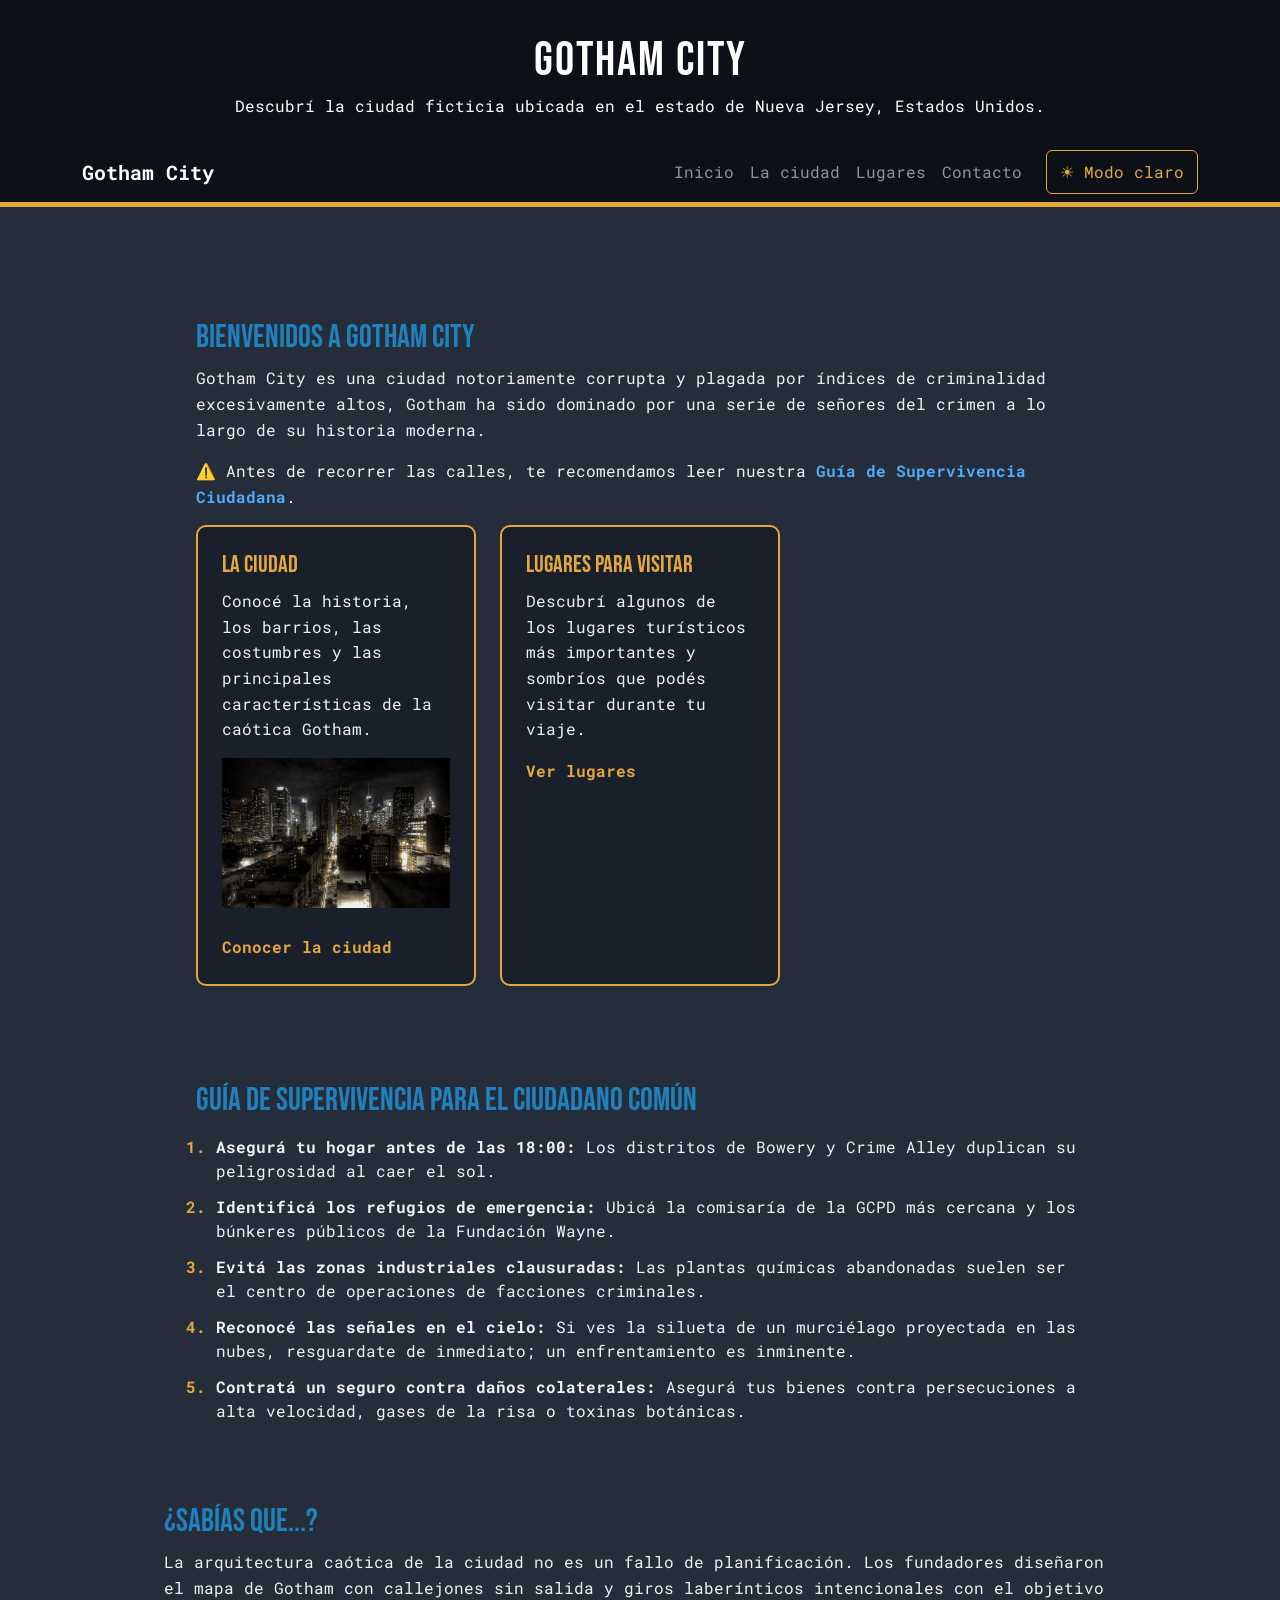
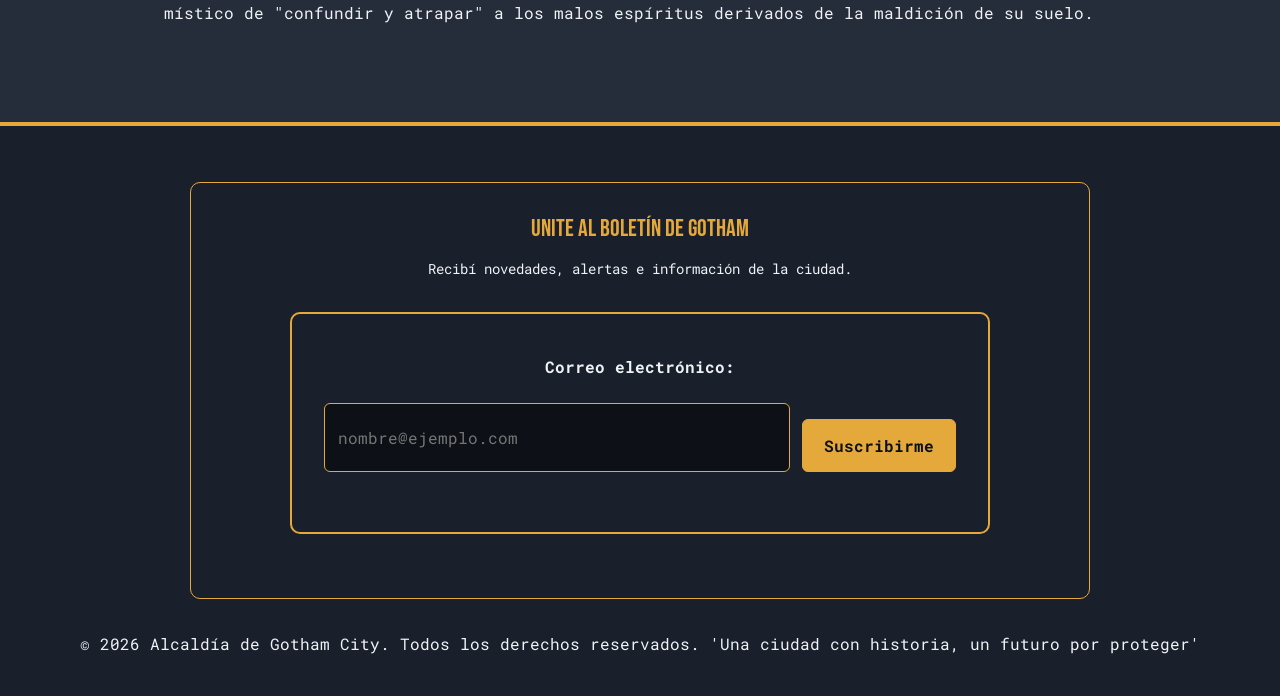
<file: index.html>
<!DOCTYPE html>
<html lang="es">

<head>
    <link rel="icon" type="image/png" href="imagenes/batman icono.png">
    <link rel="preconnect" href="https://fonts.googleapis.com">
    <link rel="preconnect" href="https://fonts.gstatic.com" crossorigin>
    <link href="https://fonts.googleapis.com/css2?family=Bebas+Neue&family=Roboto+Mono:wght@400;700&display=swap"
        rel="stylesheet">
    <meta charset="UTF-8">
    <meta name="viewport" content="width=device-width, initial-scale=1.0">
    <!-- Bootstrap CSS — antes del CSS propio -->
    <link href="https://cdn.jsdelivr.net/npm/bootstrap@5.3.3/dist/css/bootstrap.min.css" rel="stylesheet">
    <link rel="stylesheet" href="css/estilos.css">
    <title>Gotham City</title>
</head>

<body>

    <header>
        <h1>Gotham City</h1>
        <p>Descubrí la ciudad ficticia ubicada en el estado de Nueva Jersey, Estados Unidos.</p>

        <nav class="navbar navbar-expand-lg navbar-dark navbar-gotham">
            <div class="container">
                <a class="navbar-brand" href="index.html">Gotham City</a>

                <button class="navbar-toggler" type="button" data-bs-toggle="collapse" data-bs-target="#menuGotham"
                    aria-controls="menuGotham" aria-expanded="false" aria-label="Abrir o cerrar el menú">
                    <span class="navbar-toggler-icon"></span>
                </button>

                <div class="collapse navbar-collapse" id="menuGotham">
                    <ul class="navbar-nav ms-auto">
                        <li class="nav-item">
                            <a class="nav-link" href="index.html">Inicio</a>
                        </li>
                        <li class="nav-item">
                            <a class="nav-link" href="ciudad.html">La ciudad</a>
                        </li>
                        <li class="nav-item">
                            <a class="nav-link" href="lugares.html">Lugares</a>
                        </li>
                        <li class="nav-item">
                            <a class="nav-link" href="contacto.html">Contacto</a>
                        </li>
                    </ul>
                    <button type="button" id="botonTema" class="boton-tema">
                        ☀ Modo claro
                    </button>
                </div>
            </div>
        </nav>
    </header>

    <main>

        <section>
            <h2>Bienvenidos a Gotham City</h2>

            <p>
                Gotham City es una ciudad notoriamente corrupta y plagada por índices de criminalidad excesivamente
                altos,
                Gotham ha sido dominado por una serie de señores del crimen a lo largo de su historia moderna.
            </p>

            <!-- ENLACE INTERNO AÑADIDO -->
            <p>
                ⚠️ Antes de recorrer las calles, te recomendamos leer nuestra
                <a href="#supervivencia">Guía de Supervivencia Ciudadana</a>.
            </p>

            <div class="row g-4">

                <div class="col-12 col-md-6 col-lg-4">
                    <article class="tarjeta-gotham h-100">
                        <h3>La ciudad</h3>
                        <p>
                            Conocé la historia, los barrios, las costumbres y
                            las principales características de la caótica Gotham.
                        </p>
                        <img src="imagenes/GothamCity.jpg" alt="Ciudad Gotham" width="1050" height="550">
                        <br>
                        <a href="ciudad.html">Conocer la ciudad</a>
                    </article>
                </div>

                <div class="col-12 col-md-6 col-lg-4">
                    <article class="tarjeta-gotham h-100">
                        <h3>Lugares para visitar</h3>
                        <p>
                            Descubrí algunos de los lugares turísticos más
                            importantes y sombríos que podés visitar durante tu viaje.
                        </p>
                        <a href="lugares.html">Ver lugares</a>
                    </article>
                </div>
            </div>
        </section>

        <!-- id="supervivencia" -->
        <section id="supervivencia">
            <h2>Guía de supervivencia para el ciudadano común</h2>
            <ol class="lista-gotham">
                <li>
                    <strong>Asegurá tu hogar antes de las 18:00:</strong>
                    Los distritos de Bowery y Crime Alley duplican su peligrosidad al caer el sol.
                </li>
                <li>
                    <strong>Identificá los refugios de emergencia:</strong>
                    Ubicá la comisaría de la GCPD más cercana y los búnkeres públicos de la Fundación Wayne.
                </li>
                <li>
                    <strong>Evitá las zonas industriales clausuradas:</strong>
                    Las plantas químicas abandonadas suelen ser el centro de operaciones de facciones criminales.
                </li>
                <li>
                    <strong>Reconocé las señales en el cielo:</strong>
                    Si ves la silueta de un murciélago proyectada en las nubes, resguardate de inmediato; un
                    enfrentamiento es inminente.
                </li>
                <li>
                    <strong>Contratá un seguro contra daños colaterales:</strong>
                    Asegurá tus bienes contra persecuciones a alta velocidad, gases de la risa o toxinas botánicas.
                </li>
            </ol>
        </section>

        <aside>
            <h2>¿Sabías que...?</h2>
            <p>
                La arquitectura caótica de la ciudad no es un fallo de planificación.
                Los fundadores diseñaron el mapa de Gotham con callejones sin salida y giros laberínticos intencionales
                con el objetivo místico de "confundir y atrapar" a los malos espíritus derivados de la maldición de su
                suelo.
            </p>
        </aside>

    </main>

    <footer>

        <section class="newsletter">
            <h3>Unite al boletín de Gotham</h3>
            <p>Recibí novedades, alertas e información de la ciudad.</p>

            <form id="formNewsletter">
                <label for="emailNewsletter">Correo electrónico:</label>

                <div class="newsletter-campos">
                    <input type="email" id="emailNewsletter" name="emailNewsletter" placeholder="nombre@ejemplo.com"
                        required>

                    <button type="submit">Suscribirme</button>
                </div>

                <p id="mensajeNewsletter" role="status" aria-live="polite"></p>
            </form>
        </section>

        <address>
            &copy; 2026 Alcaldía de Gotham City. Todos los derechos reservados. 'Una ciudad con historia, un futuro por
            proteger'
        </address>
    </footer>
    <!-- Bootstrap JS — antes del </body> -->
    <script src="https://cdn.jsdelivr.net/npm/bootstrap@5.3.3/dist/js/bootstrap.bundle.min.js"></script>
    <script src="js/script.js"></script>
</body>

</html>
</file>
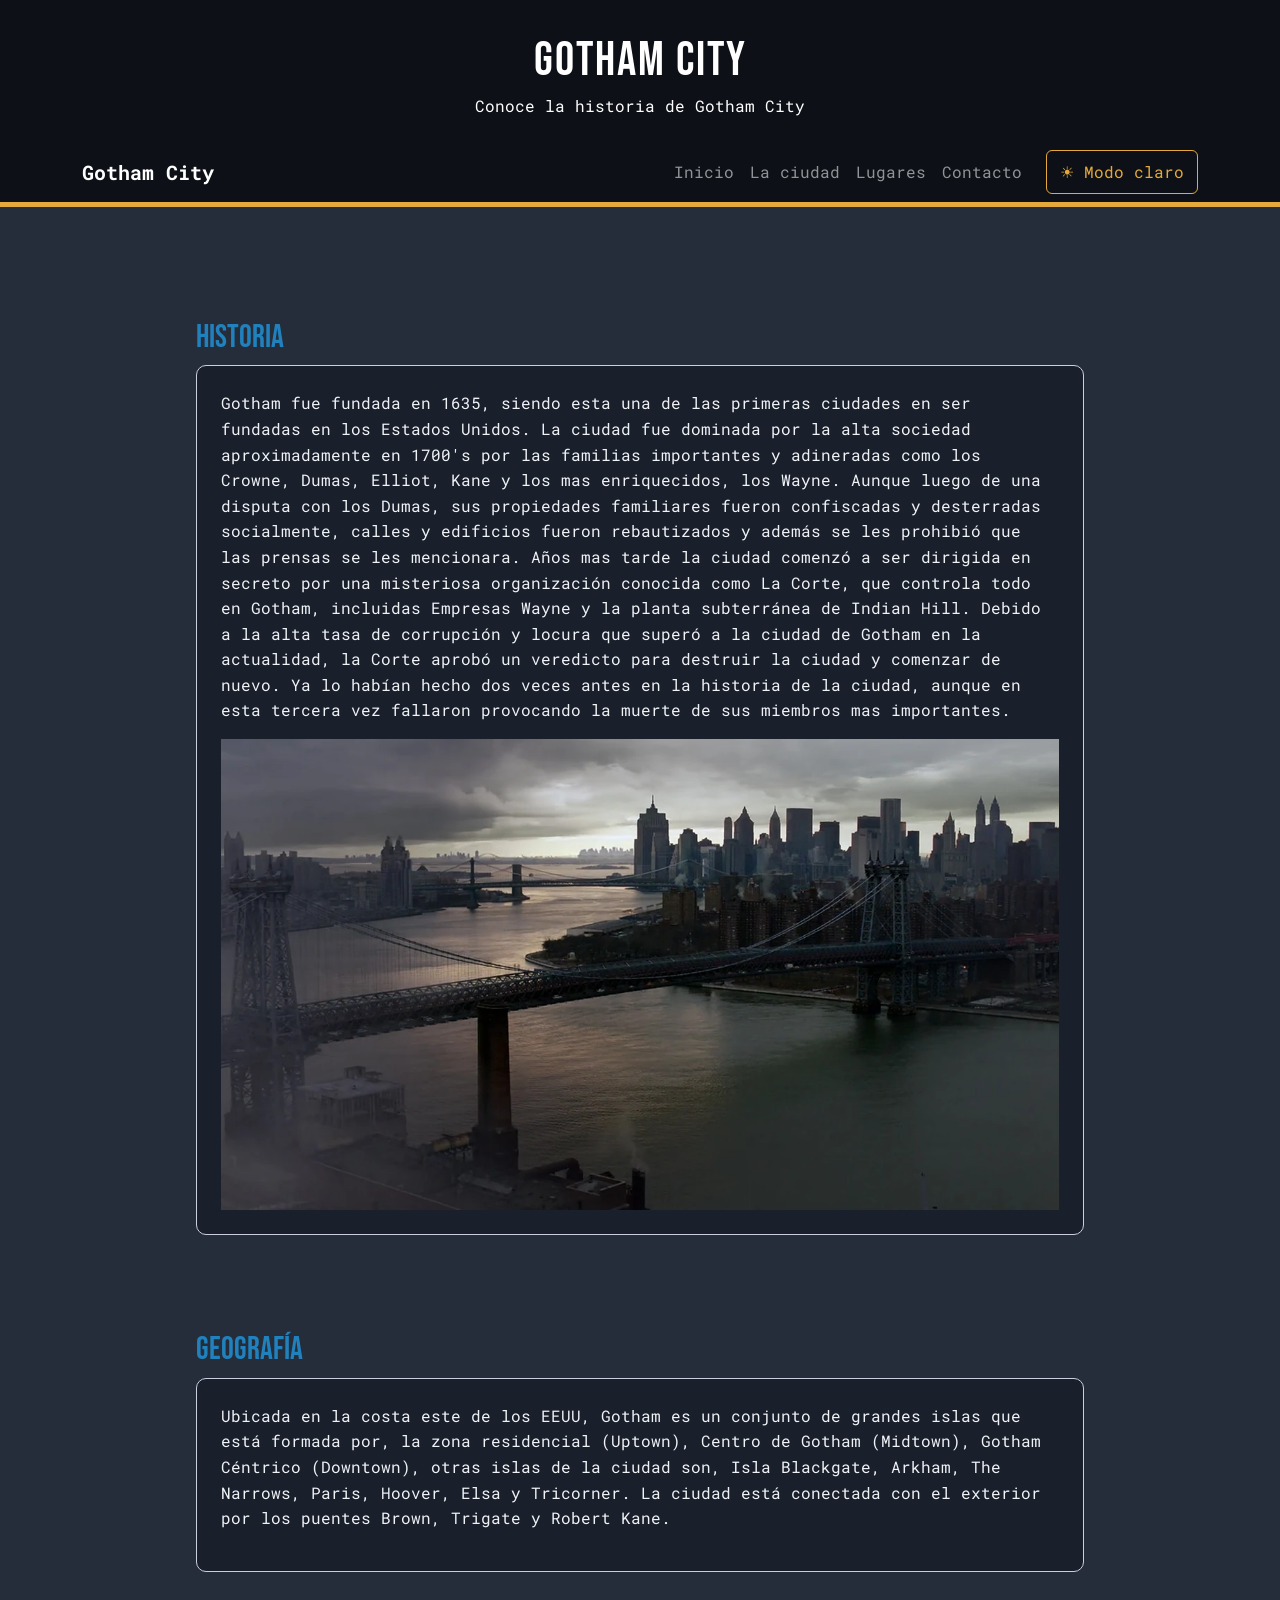
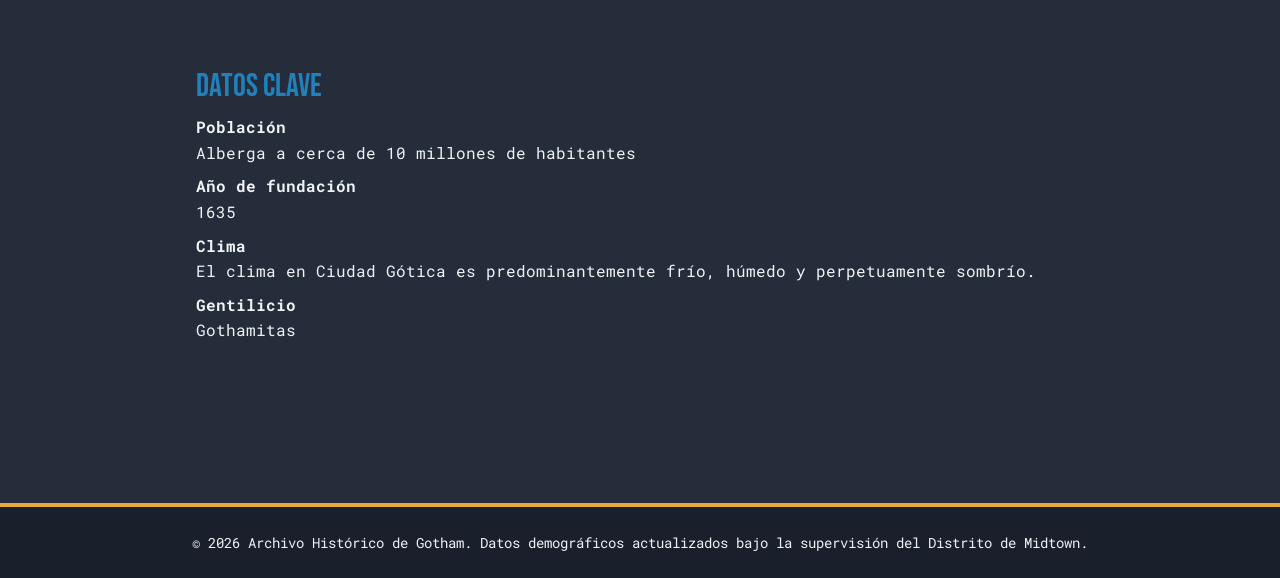
<file: ciudad.html>
<!DOCTYPE html>
<html lang="es">

<head>
    <link rel="icon" type="image/png" href="imagenes/batman icono.png">
    <meta charset="UTF-8">
    <meta name="viewport" content="width=device-width">
    <link rel="preconnect" href="https://fonts.googleapis.com">
    <link rel="preconnect" href="https://fonts.gstatic.com" crossorigin>
    <link href="https://fonts.googleapis.com/css2?family=Bebas+Neue&family=Roboto+Mono:wght@400;500;700&display=swap"
        rel="stylesheet">
    <!-- Bootstrap CSS — antes del CSS propio -->
    <link href="https://cdn.jsdelivr.net/npm/bootstrap@5.3.3/dist/css/bootstrap.min.css" rel="stylesheet">
    <link rel="stylesheet" href="css/estilos.css">
    <title>Ciudad - Gotham City</title>
</head>


<body>
    <header>
        <h1>Gotham City</h1>
        <p>Conoce la historia de Gotham City</p>
        <nav class="navbar navbar-expand-lg navbar-dark navbar-gotham">
            <div class="container">
                <a class="navbar-brand" href="index.html">Gotham City</a>

                <button class="navbar-toggler" type="button" data-bs-toggle="collapse" data-bs-target="#menuGotham"
                    aria-controls="menuGotham" aria-expanded="false" aria-label="Abrir o cerrar el menú">
                    <span class="navbar-toggler-icon"></span>
                </button>

                <div class="collapse navbar-collapse" id="menuGotham">
                    <ul class="navbar-nav ms-auto">
                        <li class="nav-item">
                            <a class="nav-link" href="index.html">Inicio</a>
                        </li>
                        <li class="nav-item">
                            <a class="nav-link" href="ciudad.html">La ciudad</a>
                        </li>
                        <li class="nav-item">
                            <a class="nav-link" href="lugares.html">Lugares</a>
                        </li>
                        <li class="nav-item">
                            <a class="nav-link" href="contacto.html">Contacto</a>
                        </li>
                    </ul>
                    <button type="button" id="botonTema" class="boton-tema">
                        ☀ Modo claro
                    </button>
                </div>
            </div>
        </nav>
    </header>

    <main>
        <section>
            <h2>Historia</h2>
            <article>
                <p>Gotham fue fundada en 1635, siendo esta una de las primeras ciudades en ser fundadas en los Estados
                    Unidos.
                    La ciudad fue dominada por la alta sociedad aproximadamente en 1700's por las familias importantes y
                    adineradas como los Crowne, Dumas, Elliot, Kane y los mas enriquecidos, los Wayne.
                    Aunque luego de una disputa con los Dumas, sus propiedades familiares fueron confiscadas y
                    desterradas socialmente, calles y edificios fueron rebautizados y además se les prohibió que las
                    prensas se les mencionara.
                    Años mas tarde la ciudad comenzó a ser dirigida en secreto por una misteriosa organización conocida
                    como La Corte, que controla todo en Gotham, incluidas Empresas Wayne y la planta subterránea de
                    Indian Hill.
                    Debido a la alta tasa de corrupción y locura que superó a la ciudad de Gotham en la actualidad, la
                    Corte aprobó un veredicto para destruir la ciudad y comenzar de nuevo. Ya lo habían hecho dos veces
                    antes en la historia de la ciudad, aunque en esta tercera vez fallaron provocando la muerte de sus
                    miembros mas importantes. </p>
                <img src="imagenes/puente brown.webp" alt="Puente Brown" width="900" height="500">
            </article>
        </section>

        <section>
            <h2>Geografía</h2>
            <article>
                <p>Ubicada en la costa este de los EEUU, Gotham es un conjunto de grandes islas que está formada por, la
                    zona residencial (Uptown),
                    Centro de Gotham (Midtown), Gotham Céntrico (Downtown), otras islas de la ciudad son, Isla
                    Blackgate, Arkham, The Narrows, Paris,
                    Hoover, Elsa y Tricorner. La ciudad está conectada con el exterior por los puentes Brown, Trigate y
                    Robert Kane.</p>
            </article>
        </section>

        <section>
            <h2>Datos Clave</h2>
            <dl>
                <dt>Población</dt>
                <dd>Alberga a cerca de 10 millones de habitantes</dd>
                <dt>Año de fundación</dt>
                <dd>1635</dd>
                <dt>Clima</dt>
                <dd>El clima en Ciudad Gótica es predominantemente frío, húmedo y perpetuamente sombrío.</dd>
                <dt>Gentilicio</dt>
                <dd>Gothamitas</dd>
            </dl>
        </section>

    </main>

    <footer>
        <p>&copy; 2026 Archivo Histórico de Gotham. Datos demográficos actualizados bajo la supervisión del Distrito de
            Midtown.</p>
    </footer>
    <!-- Bootstrap JS — antes del </body> -->
    <script src="https://cdn.jsdelivr.net/npm/bootstrap@5.3.3/dist/js/bootstrap.bundle.min.js"></script>
    <script src="js/script.js"></script>
</body>

</html>
</file>
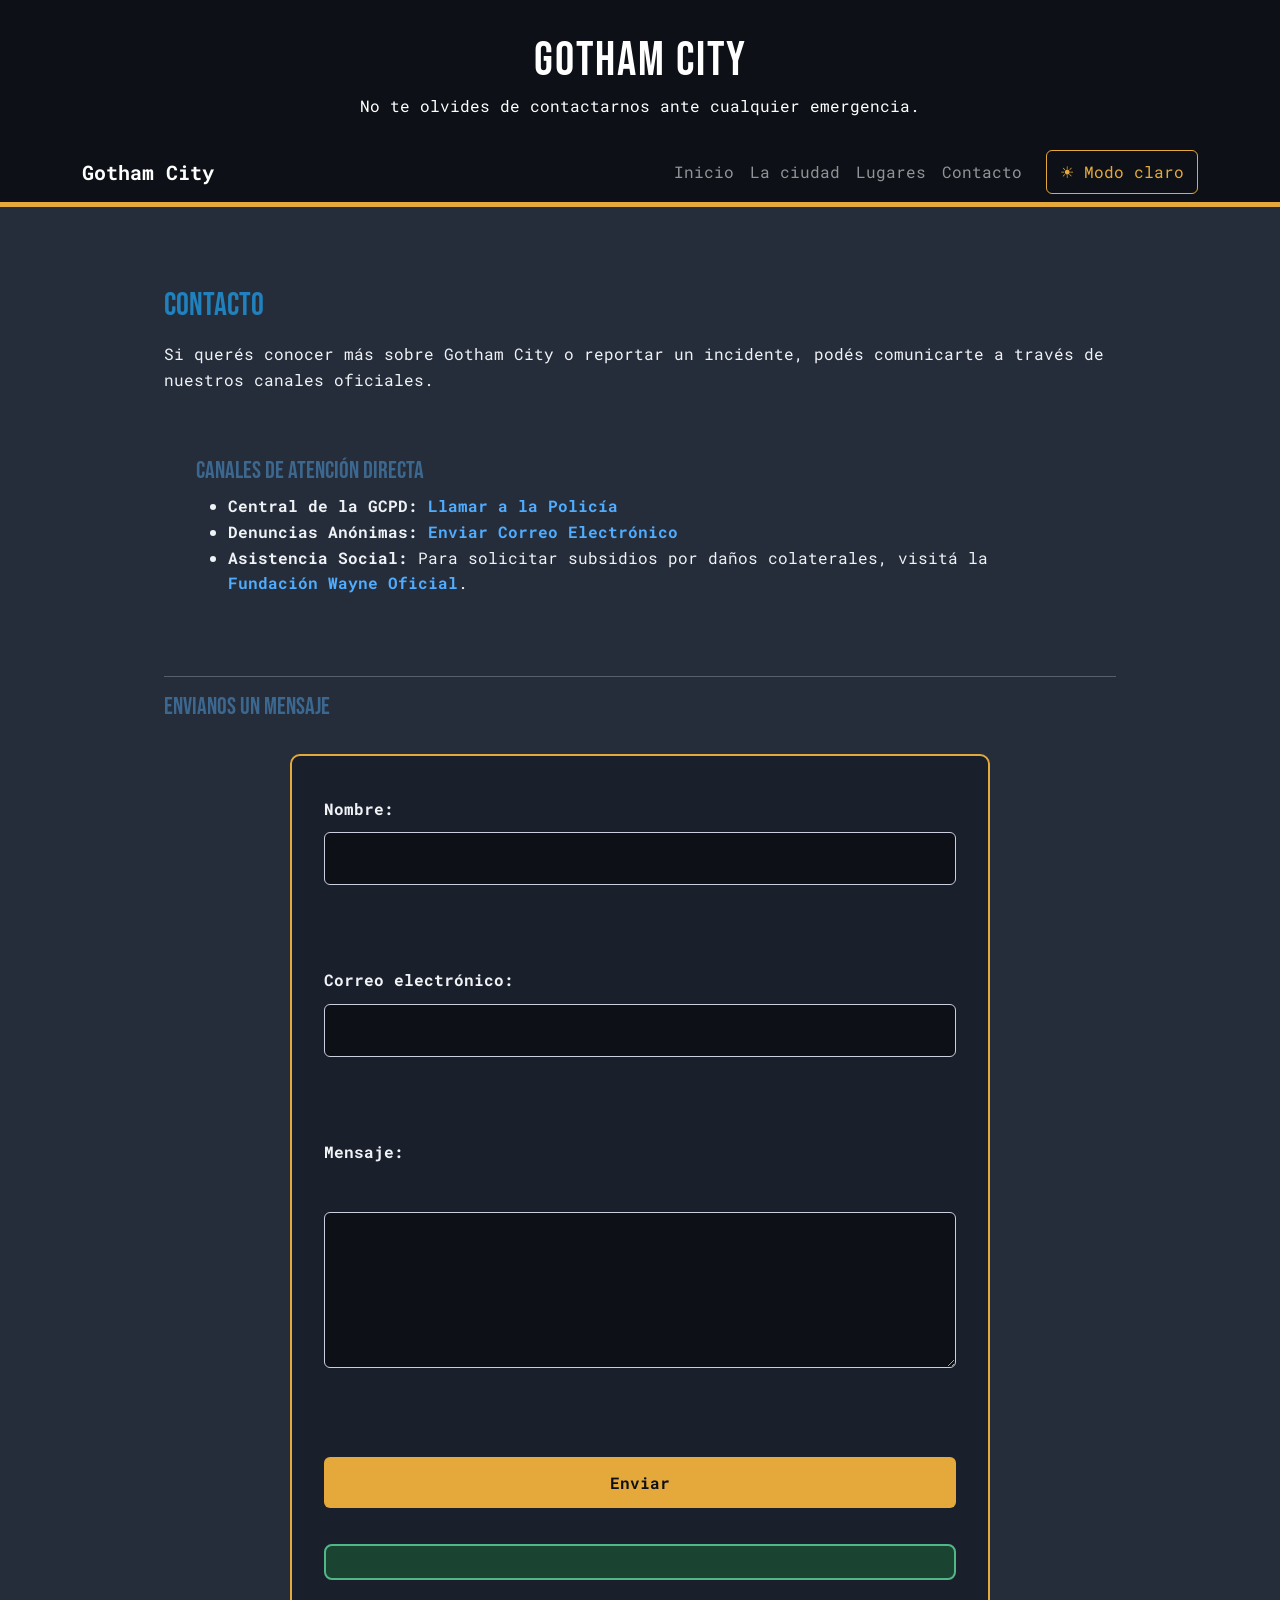
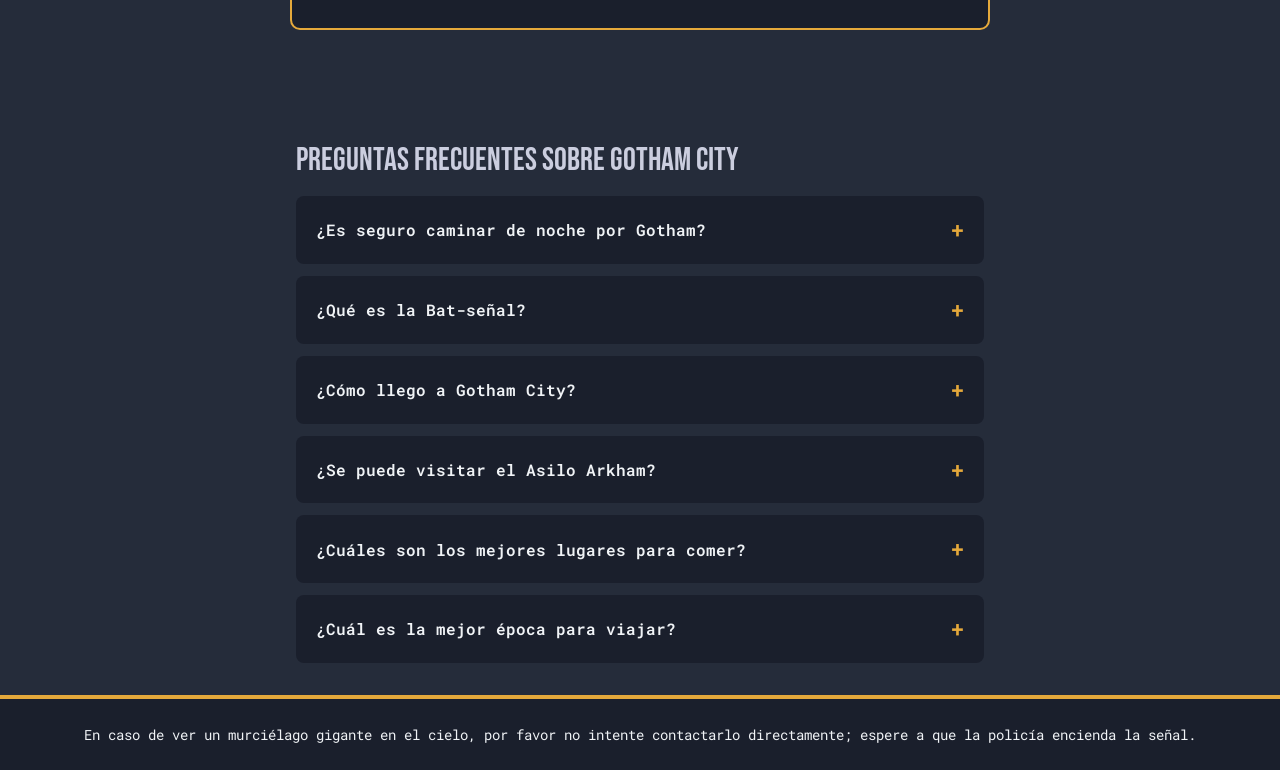
<file: contacto.html>
<!DOCTYPE html>
<html lang="es">

<head>
    <link rel="icon" type="image/png" href="imagenes/batman icono.png">
    <meta charset="UTF-8">
    <meta name="viewport" content="width=device-width, initial-scale=1.0">
    <link rel="preconnect" href="https://fonts.googleapis.com">
    <link rel="preconnect" href="https://fonts.gstatic.com" crossorigin>
    <link href="https://fonts.googleapis.com/css2?family=Bebas+Neue&family=Roboto+Mono:wght@400;500;700&display=swap"
        rel="stylesheet">
    <!-- Bootstrap CSS — antes del CSS propio -->
    <link href="https://cdn.jsdelivr.net/npm/bootstrap@5.3.3/dist/css/bootstrap.min.css" rel="stylesheet">
    <link rel="stylesheet" href="css/estilos.css">
    <title>Contacto - Gotham City</title>
</head>


<body>

    <header>
        <h1>Gotham City</h1>
        <p>No te olvides de contactarnos ante cualquier emergencia.</p>

        <nav class="navbar navbar-expand-lg navbar-dark navbar-gotham">
            <div class="container">
                <a class="navbar-brand" href="index.html">Gotham City</a>

                <button class="navbar-toggler" type="button" data-bs-toggle="collapse" data-bs-target="#menuGotham"
                    aria-controls="menuGotham" aria-expanded="false" aria-label="Abrir o cerrar el menú">
                    <span class="navbar-toggler-icon"></span>
                </button>

                <div class="collapse navbar-collapse" id="menuGotham">
                    <ul class="navbar-nav ms-auto">
                        <li class="nav-item">
                            <a class="nav-link" href="index.html">Inicio</a>
                        </li>
                        <li class="nav-item">
                            <a class="nav-link" href="ciudad.html">La ciudad</a>
                        </li>
                        <li class="nav-item">
                            <a class="nav-link" href="lugares.html">Lugares</a>
                        </li>
                        <li class="nav-item">
                            <a class="nav-link" href="contacto.html">Contacto</a>
                        </li>
                    </ul>
                    <button type="button" id="botonTema" class="boton-tema">
                        ☀ Modo claro
                    </button>
                </div>
            </div>
        </nav>
    </header>

    <main>
        <h2>Contacto</h2>

        <p>
            Si querés conocer más sobre Gotham City o reportar un incidente,
            podés comunicarte a través de nuestros canales oficiales.
        </p>

        <!-- SECCIÓN NUEVA: Los links que pidió la profe -->
        <section class="canales-ayuda">
            <h3>Canales de Atención Directa</h3>
            <ul>
                <!-- Link de teléfono -->
                <li>
                    <strong>Central de la GCPD:</strong>
                    <a href="tel:+1125412333">Llamar a la Policía</a>
                </li>
                <!-- Link de correo electrónico -->
                <li>
                    <strong>Denuncias Anónimas:</strong>
                    <a href="mailto:denunciasgotham@gmail.com">Enviar Correo Electrónico</a>
                </li>
                <!-- Link externo requerido con target y rel -->
                <li>
                    <strong>Asistencia Social:</strong>
                    Para solicitar subsidios por daños colaterales, visitá la
                    <a href="https://dc.com" target="_blank" rel="noopener noreferrer">Fundación Wayne Oficial</a>.
                </li>
            </ul>
        </section>

        <hr> <!-- Línea divisoria sutil antes del formulario -->

        <h3>Envianos un mensaje</h3>
        <form id="formulario-gotham">
            <label for="nombre">Nombre:</label>
            <input type="text" id="nombre" name="nombre">

            <br><br>

            <label for="email">Correo electrónico:</label>
            <input type="email" id="email" name="email">

            <br><br>

            <label for="mensaje">Mensaje:</label>
            <br>
            <textarea id="mensaje" name="mensaje" rows="5" cols="30"></textarea>

            <br><br>

            <button type="submit">Enviar</button>
            <p id="mensajeContacto" role="status" aria-live="polite"></p>
        </form>
    </main>

    <section class="faq"> 
        <h2>Preguntas frecuentes sobre Gotham City</h2>
        <div id="faq-lista" class="faq-lista"></div>
    </section>

    <footer>
        <p>En caso de ver un murciélago gigante en el cielo, por favor no intente contactarlo directamente; espere a que
            la policía encienda la señal.</p>
    </footer>
    <!-- Bootstrap JS — antes del </body> -->
    <script src="https://cdn.jsdelivr.net/npm/bootstrap@5.3.3/dist/js/bootstrap.bundle.min.js"></script>
    <script src="js/script.js"></script>
</body>

</html>
</file>
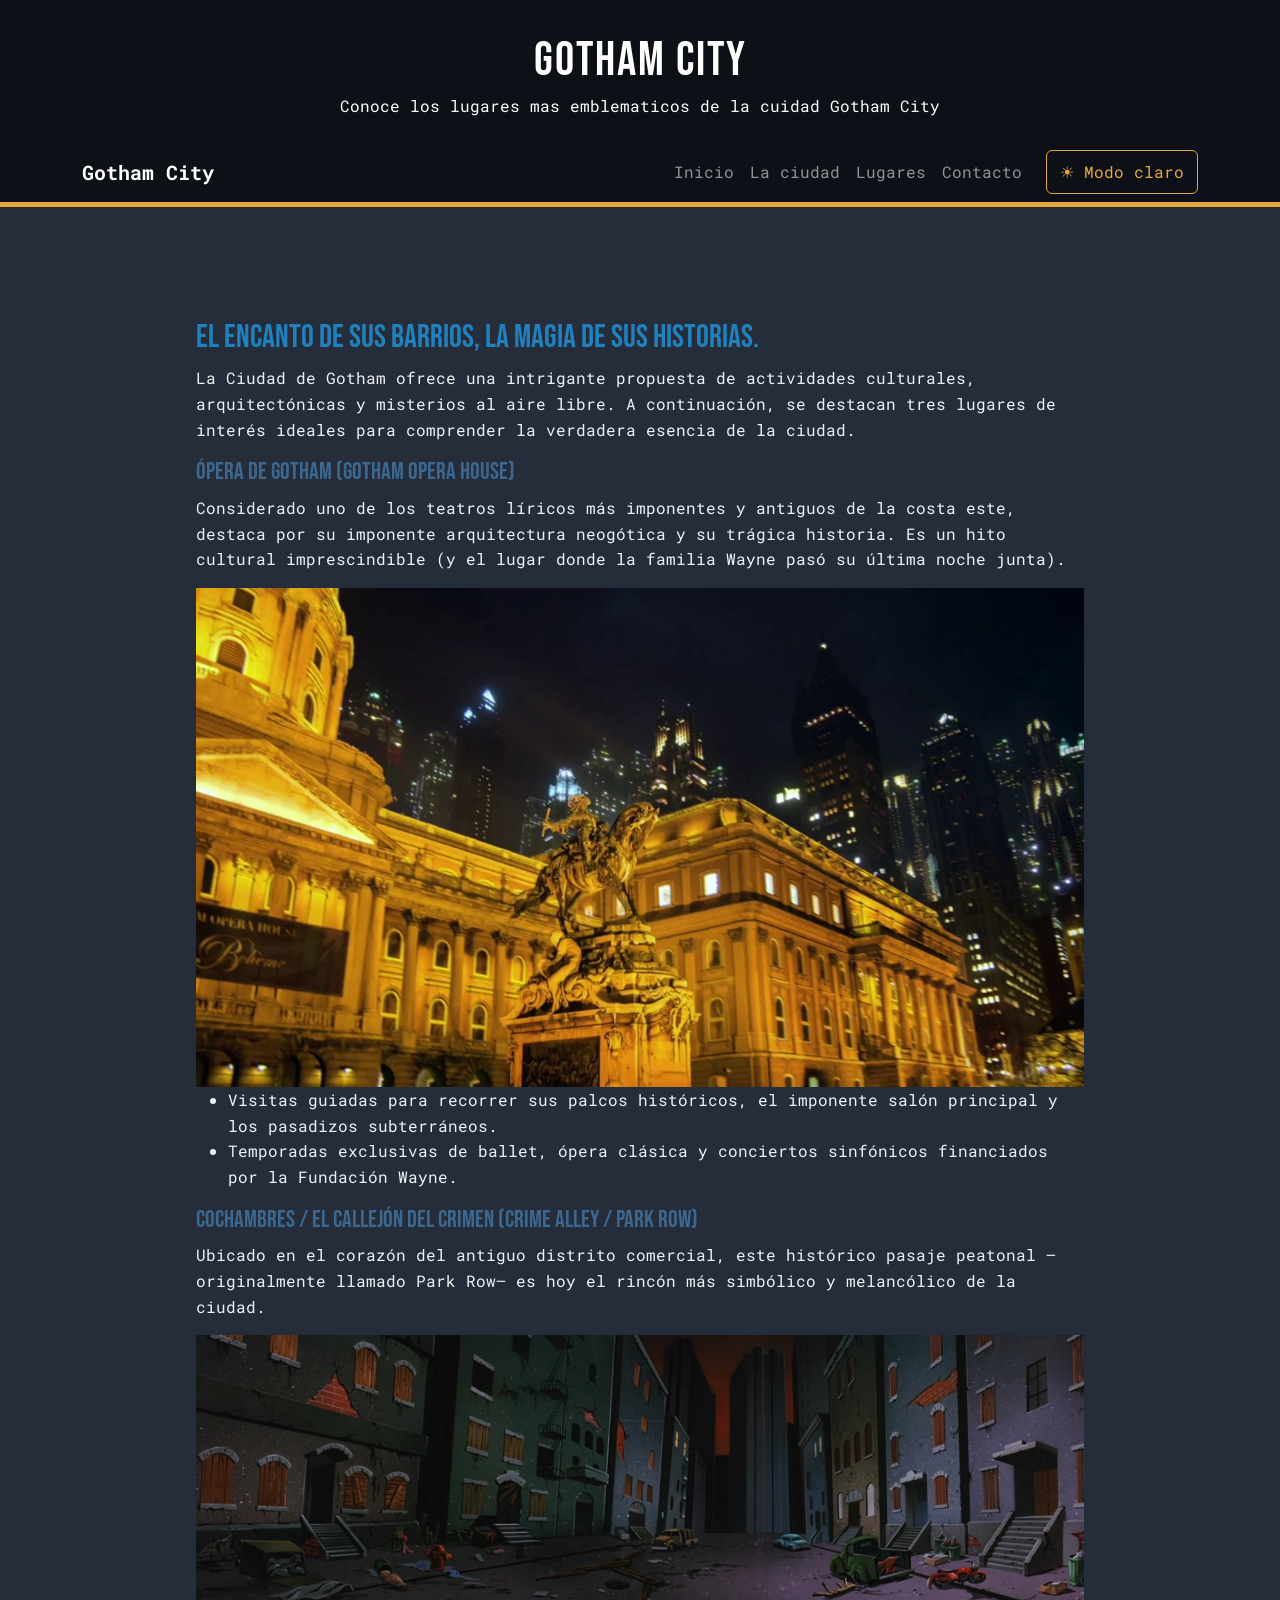
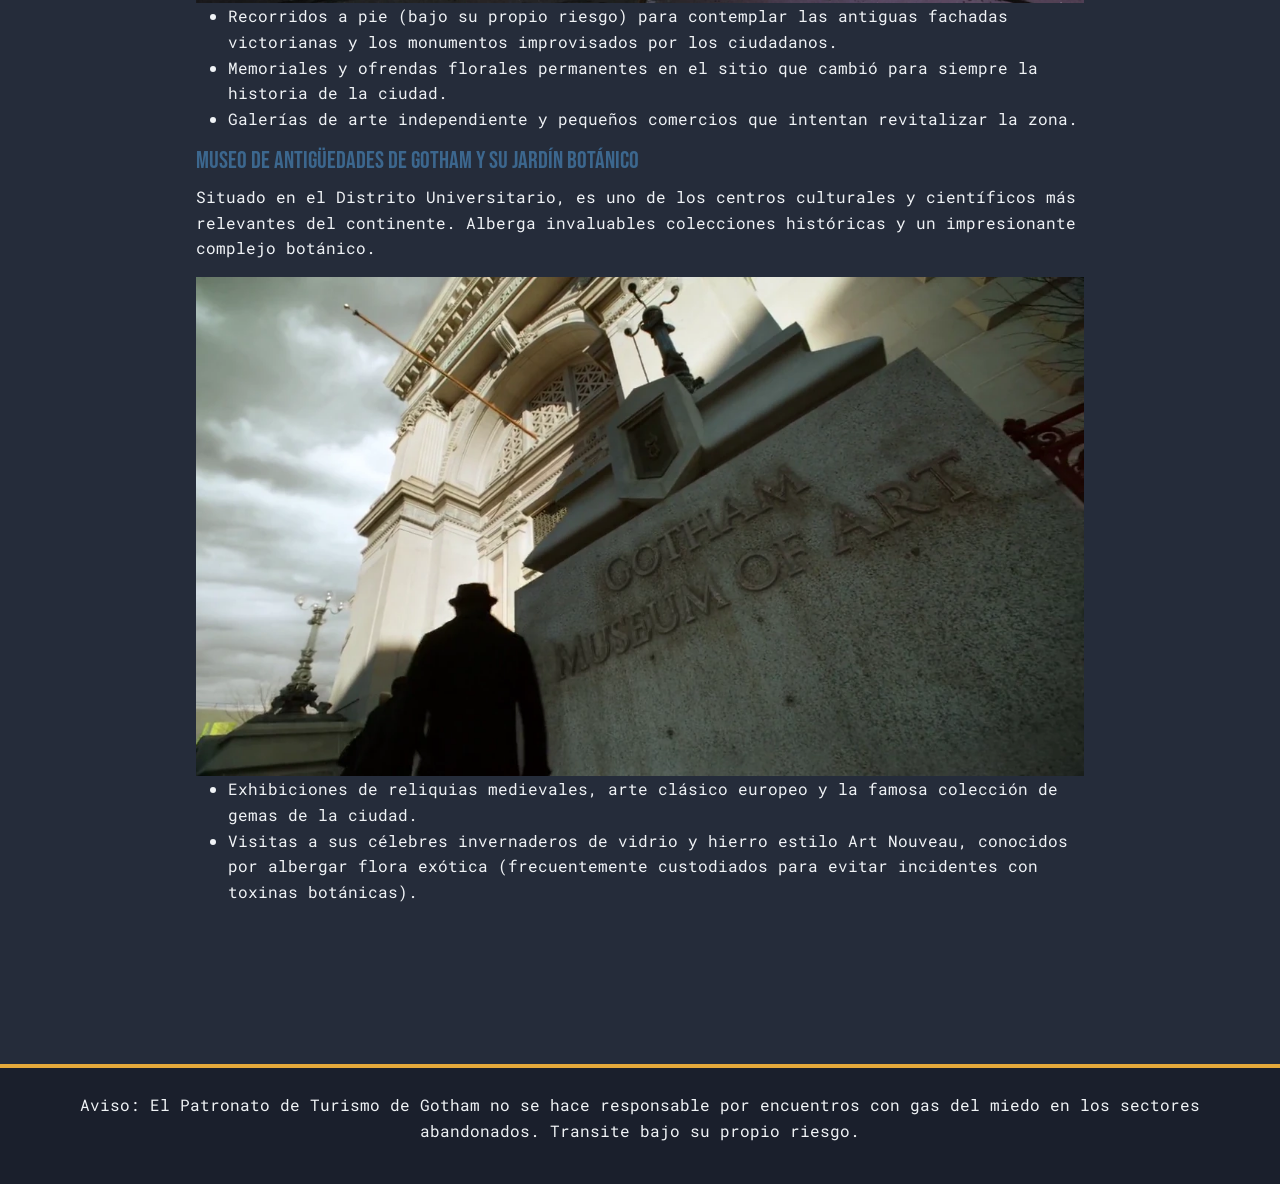
<file: lugares.html>
<!DOCTYPE html>
<html lang="es">

<head>
    <link rel="icon" type="image/png" href="imagenes/batman icono.png">
    <meta charset="UTF-8">
    <meta name="viewport" content="width=device-width, initial-scale=1.0">
    <link rel="preconnect" href="https://fonts.googleapis.com">
    <link rel="preconnect" href="https://fonts.gstatic.com" crossorigin>
    <link href="https://fonts.googleapis.com/css2?family=Bebas+Neue&family=Roboto+Mono:wght@400;500;700&display=swap"
        rel="stylesheet">
    <!-- Bootstrap CSS — antes del CSS propio -->
    <link href="https://cdn.jsdelivr.net/npm/bootstrap@5.3.3/dist/css/bootstrap.min.css" rel="stylesheet">
    <link rel="stylesheet" href="css/estilos.css">
    <title>Lugares de interés - Gotham City</title>
</head>


<body>
    <header>
        <h1>Gotham City</h1>
        <p>Conoce los lugares mas emblematicos de la cuidad Gotham City</p>
        <nav class="navbar navbar-expand-lg navbar-dark navbar-gotham">
            <div class="container">
                <a class="navbar-brand" href="index.html">Gotham City</a>

                <button class="navbar-toggler" type="button" data-bs-toggle="collapse" data-bs-target="#menuGotham"
                    aria-controls="menuGotham" aria-expanded="false" aria-label="Abrir o cerrar el menú">
                    <span class="navbar-toggler-icon"></span>
                </button>

                <div class="collapse navbar-collapse" id="menuGotham">
                    <ul class="navbar-nav ms-auto">
                        <li class="nav-item">
                            <a class="nav-link" href="index.html">Inicio</a>
                        </li>
                        <li class="nav-item">
                            <a class="nav-link" href="ciudad.html">La ciudad</a>
                        </li>
                        <li class="nav-item">
                            <a class="nav-link" href="lugares.html">Lugares</a>
                        </li>
                        <li class="nav-item">
                            <a class="nav-link" href="contacto.html">Contacto</a>
                        </li>
                    </ul>
                    <button type="button" id="botonTema" class="boton-tema">
                        ☀ Modo claro
                    </button>
                </div>
            </div>
        </nav>
    </header>

    <main>

        <section>
            <h2>El encanto de sus barrios, la magia de sus historias.</h2>

            <p>
                La Ciudad de Gotham ofrece una intrigante propuesta de actividades culturales, arquitectónicas y
                misterios al aire libre.
                A continuación, se destacan tres lugares de interés ideales para comprender la verdadera esencia de la
                ciudad.
            </p>


            <h3>Ópera de Gotham (Gotham Opera House)</h3>
            <p>Considerado uno de los teatros líricos más imponentes y antiguos de la costa este, destaca por su
                imponente arquitectura neogótica y su trágica historia.
                Es un hito cultural imprescindible (y el lugar donde la familia Wayne pasó su última noche junta).</p>
            <img src="imagenes/Opera de Gotham.webp" alt="Ópera de Gotham">
            <ul>
                <li>Visitas guiadas para recorrer sus palcos históricos, el imponente salón principal y los pasadizos
                    subterráneos.</li>
                <li>Temporadas exclusivas de ballet, ópera clásica y conciertos sinfónicos financiados por la Fundación
                    Wayne.</li>
            </ul>

            <h3>Cochambres / El Callejón del Crimen (Crime Alley / Park Row)</h3>
            <p>Ubicado en el corazón del antiguo distrito comercial, este histórico pasaje peatonal —originalmente
                llamado Park Row— es hoy el rincón más simbólico y melancólico de la ciudad.</p>
            <img src="imagenes/Crime_Alley.webp" alt="Cochambres / El Callejón del Crimen">
            <ul>
                <li>Recorridos a pie (bajo su propio riesgo) para contemplar las antiguas fachadas victorianas y los
                    monumentos improvisados por los ciudadanos.</li>
                <li>Memoriales y ofrendas florales permanentes en el sitio que cambió para siempre la historia de la
                    ciudad.</li>
                <li>Galerías de arte independiente y pequeños comercios que intentan revitalizar la zona. </li>
            </ul>

            <h3>Museo de Antigüedades de Gotham y su Jardín Botánico</h3>
            <p>Situado en el Distrito Universitario, es uno de los centros culturales y científicos más relevantes del
                continente.
                Alberga invaluables colecciones históricas y un impresionante complejo botánico.</p>
            <img src="imagenes/Museo Gotham.webp" alt="Museo de Antigüedades de Gotham y su Jardín Botánico">
            <ul>
                <li>Exhibiciones de reliquias medievales, arte clásico europeo y la famosa colección de gemas de la
                    ciudad.</li>
                <li>Visitas a sus célebres invernaderos de vidrio y hierro estilo Art Nouveau, conocidos por albergar
                    flora exótica
                    (frecuentemente custodiados para evitar incidentes con toxinas botánicas). </li>
            </ul>

        </section>

    </main>

    <footer>
        <address>
            Aviso: El Patronato de Turismo de Gotham no se hace responsable por encuentros con gas del miedo en los
            sectores abandonados. Transite bajo su propio riesgo.
        </address>
    </footer>
    <!-- Bootstrap JS — antes del </body> -->
    <script src="https://cdn.jsdelivr.net/npm/bootstrap@5.3.3/dist/js/bootstrap.bundle.min.js"></script>
    <script src="js/script.js"></script>
</body>

</html>
</file>
<file: css/estilos.css>
* {
  box-sizing: border-box;
}

:root {
  --color-primario: #0d1117;
  /* Para el fondo principal (Body, main). */

  --color-secundario: #1a1f2c;
  /* Para contenedores secundarios (Nav, header, tarjetas o bloques de texto). */

  --color-acento: #e5a93b;
  /* Para botones, iconos, enlaces o elementos clave. */

  --color-fondo: #252c3a;
  /* Para asides o el footer, creando una separación clara de las secciones */

  --color-texto: #f0f3f6;
  /* Texto principal (P). Un blanco roto/gris muy claro para que no canse la vista y resalte perfecto sobre la oscuridad */

  --color-titulos: #cbcedf;
  /* (Opcional) Para encabezados (h1, h2, h3). */
}

/* Font para títulos */
h1,
h2,
h3 {
  font-family: "Bebas Neue", sans-serif;
}

/* Font para el texto principal, tamaño base y line-height */
body {
  margin: 0;
  min-height: 100vh;
  font-size: 1rem;
  /* Equivalente a 16px */
  line-height: 1.6;
  /* Mejora la legibilidad (entre 1.5 y 1.8) */
  background-color: var(--color-fondo);
  color: var(--color-texto);
  font-family: "Roboto Mono", monospace;
  position: relative;
}

/* Estilos diferenciados para los headings (tamaño y color) */
h1 {
  font-size: 2.5rem;
  color: #1C2B3E;
  /* Color de texto */
}

h2 {
  font-size: 2rem;
  color: #2181BD;
  /* Color primario */
}

h3 {
  font-size: 1.5rem;
  color: #3C678E;
  /* Color secundario */
}

/* Header */

/* Estilos específicos para los links de la página */
a {
  color: #4facfe;
  text-decoration: none;
  font-weight: bold;
  transition: color 0.2s ease;
}

a:hover {
  color: #e5a93b;
  text-decoration: underline;
}

/* Evita que los links cambien a violeta cuando ya se visitaron */
a:visited {
  color: #4facfe;
}


header {
  position: sticky;
  top: 0;
  z-index: 10;
  background-color: var(--color-primario);
  color: white;
  text-align: center;
  padding: 2rem 1rem 0;
  margin-bottom: 2rem;
  border-bottom: 5px solid var(--color-acento);
}

header h1 {
  margin-bottom: 0.2rem;
  color: white;
  font-size: 3rem;
  letter-spacing: 2px;
}

header p {
  margin-bottom: 1.5rem;
  color: white;
  font-size: 1rem;
}

/*Navbar*/


nav a:hover {
  background-color: var(--color-acento);
  color: var(--color-texto);
}

/* Main */

/* Estilos para la lista */
.lista-gotham {
  padding-left: 20px;
  margin-top: 15px;
}

.lista-gotham li {
  color: var(--color-texto);
  margin-bottom: 12px;
  /* Separa los elementos para que no queden amontonados */
  line-height: 1.5;
  /* Espaciado de lectura cómodo */
}

/* Le da el color de acento dorado a los números de la lista */
.lista-gotham li::marker {
  color: #e5a93b;
  font-weight: bold;
}


main {
  max-width: 1000px;
  margin: 0 auto;
  padding: 3rem 1.5rem;
  min-height: 500px;
}

main>h2 {
  margin-bottom: 1rem;
}

main>p {
  margin-bottom: 2rem;
}

/*Footer */

footer {
  background-color: var(--color-secundario);
  color: var(--color-texto);
  text-align: center;
  padding: 1.5rem 1rem;
  margin-top: 2rem;
  border-top: 4px solid var(--color-acento);
}

footer p {
  margin: 0;
  font-size: 0.9rem;
}

/* FORMULARIO */

form {
  max-width: 700px;
  margin: 2rem auto;
  padding: 2rem;

  background-color: var(--color-secundario);
  border: 2px solid var(--color-acento);
  border-radius: 10px;

  display: flex;
  flex-direction: column;
  gap: 0.7rem;
}

/* Etiquetas */
form label {
  margin-top: 0.5rem;
  font-weight: bold;
  color: var(--color-texto);
}

/* Campos de texto */
form input,
form textarea {
  width: 100%;
  padding: 0.8rem;

  background-color: var(--color-primario);
  color: var(--color-texto);

  border: 1px solid var(--color-titulos);
  border-radius: 6px;

  font-family: "Roboto Mono", monospace;
  font-size: 1rem;
}

/* Cuando seleccionamos un campo */
form input:focus,
form textarea:focus {
  outline: none;
  border-color: var(--color-acento);
}

/* Área del mensaje */
form textarea {
  resize: vertical;
  min-height: 120px;
}

/* Botón */
form button {
  margin-top: 1rem;
  padding: 0.8rem 1.5rem;

  background-color: var(--color-acento);
  color: var(--color-primario);

  border: none;
  border-radius: 6px;

  font-family: "Roboto Mono", monospace;
  font-weight: bold;
  font-size: 1rem;

  cursor: pointer;
  transition: 0.3s;
}

/* Efecto al pasar el mouse */
form button:hover {
  background-color: #f5c45f;
  transform: translateY(-2px);
}

/* Flexbox */

/* Los artículos funcionan como cards responsivas dentro de cada sección. */
section {
  padding: 2rem;
  margin-bottom: 2rem;
}

section article {
    padding: 1.5rem;
    background-color: var(--color-secundario);
    border: 1px solid var(--color-titulos);
    border-radius: 10px;
}

/* Bootstrap - personalizaciones */

/* Las imágenes respetan el ancho de sus cards y del contenedor principal. */
main img {
  display: block;
  max-width: 100%;
  height: auto;
}

/* Posicionamiento */

/* Ajuste responsive para pantallas chiquitas. */
@media (max-width: 600px) {
  header {
    position: relative;
  }

  main {
    padding: 2rem 1rem;
  }

  section {
    padding: 1rem;
  }
}


/* Tarjetas de la grilla */
.tarjeta-gotham {
  background-color: var(--color-secundario);
  border: 2px solid var(--color-acento);
  border-radius: 10px;
  padding: 1.5rem;
  color: var(--color-texto);
}

/* Títulos amarillos */
.tarjeta-gotham h3 {
  color: var(--color-acento);
}

/* Texto de las tarjetas */
.tarjeta-gotham p {
  color: var(--color-texto);
}

/* Enlaces amarillos en todos sus estados */
.tarjeta-gotham a,
.tarjeta-gotham a:visited,
.tarjeta-gotham a:hover,
.tarjeta-gotham a:focus {
  color: var(--color-acento);
}

.tarjeta-gotham a:hover {
  text-decoration: underline;
}

/* SECTION PREGUNTAS CONTACTO */
.faq {
  max-width: 720px;
  margin: 2rem auto;
  padding: 0 1rem;
}

.faq h2 {
  color: var(--color-titulos);
  margin-bottom: 1rem;
}

.faq-item {
  background-color: var(--color-secundario);
  border-radius: 8px;
  margin-bottom: 0.75rem;
  overflow: hidden;
}

.faq-pregunta {
  width: 100%;
  display: flex;
  justify-content: space-between;
  align-items: center;
  gap: 1rem;
  padding: 1rem 1.25rem;
  background: none;
  border: none;
  color: var(--color-texto);
  font-size: 1rem;
  font-weight: 600;
  text-align: left;
  cursor: pointer;
}

.faq-pregunta:hover,
.faq-pregunta:focus-visible {
  color: var(--color-acento);
}

.faq-icono {
  color: var(--color-acento);
  font-size: 1.4rem;
  transition: transform 0.3s;
}

.faq-item.abierto .faq-icono {
  transform: rotate(45deg); /* el + se convierte en × */
}

/* Animación de altura sin conocer el alto del contenido */
.faq-respuesta {
  display: grid;
  grid-template-rows: 0fr;
  transition: grid-template-rows 0.3s ease;
}

.faq-item.abierto .faq-respuesta {
  grid-template-rows: 1fr;
}

.faq-respuesta-interno {
  overflow: hidden;
}

.faq-respuesta p {
  padding: 0 1.25rem 1.25rem;
  color: var(--color-texto);
  line-height: 1.6;
}

/* Boton de cambio de tema*/

.boton-tema {
  padding: 0.5rem 0.8rem;
  margin-left: 1rem;
  color: var(--color-acento);
  background: transparent;
  border: 1px solid var(--color-acento);
  border-radius: 6px;
  cursor: pointer;
  font-family: "Roboto Mono", monospace;
}

.boton-tema:hover {
  color: var(--color-primario);
  background-color: var(--color-acento);
}


/* ===== MODO CLARO ===== */

body.modo-claro {
  --color-primario: #f4f4f4;
  --color-secundario: #ffffff;
  --color-acento: #9a6500;
  --color-fondo: #e9e9e9;
  --color-texto: #252525;
  --color-titulos: #333333;

  background-color: var(--color-fondo);
  color: var(--color-texto);
}

/* Textos generales */
body.modo-claro h1,
body.modo-claro h2,
body.modo-claro h3,
body.modo-claro h4,
body.modo-claro p,
body.modo-claro li,
body.modo-claro label {
  color: var(--color-texto);
}

/* Encabezado y pie */
body.modo-claro header,
body.modo-claro footer {
  background-color: var(--color-primario);
  color: var(--color-texto);
}

/* Navegación */
body.modo-claro .navbar-gotham {
  background-color: var(--color-primario);
}

body.modo-claro .navbar-gotham .navbar-brand,
body.modo-claro .navbar-gotham .nav-link {
  color: var(--color-texto);
}

body.modo-claro .navbar-gotham .nav-link:hover {
  color: var(--color-primario);
  background-color: var(--color-acento);
}

/* Tarjetas */
body.modo-claro .tarjeta-gotham,
body.modo-claro .tarjeta-contacto,
body.modo-claro .formulario-contacto,
body.modo-claro .newsletter {
  background-color: var(--color-secundario);
  color: var(--color-texto);
}

body.modo-claro .tarjeta-gotham h3,
body.modo-claro .tarjeta-contacto h4,
body.modo-claro .canales-ayuda>h3,
body.modo-claro .formulario-encabezado h3,
body.modo-claro .newsletter h3 {
  color: var(--color-acento);
}

/* Enlaces */
body.modo-claro a {
  color: #795000;
}

/* Campos del formulario */
body.modo-claro .formulario-gotham .form-control,
body.modo-claro .formulario-gotham .form-select,
body.modo-claro .newsletter-campos input {
  color: #252525;
  background-color: #ffffff;
  border-color: #9a6500;
}

body.modo-claro .formulario-gotham .form-control::placeholder,
body.modo-claro .newsletter-campos input::placeholder {
  color: #666666;
}

/* Botones */
body.modo-claro .boton-gotham,
body.modo-claro .newsletter-campos button {
  color: #ffffff;
  background-color: #795000;
  border-color: #795000;
}

body.modo-claro .boton-gotham:hover {
  color: #795000;
  background-color: #ffffff;
}

/* Newsletter*/

.newsletter {
  display: block;
  width: 100%;
  max-width: 900px;
  margin: 2rem auto;
  padding: 2rem;
  background-color: var(--color-secundario);
  border: 1px solid var(--color-acento);
  border-radius: 10px;
  box-sizing: border-box;
}

.newsletter h3 {
  color: var(--color-acento);
  margin-bottom: 0.8rem;
}

.newsletter p,
.newsletter label {
  color: var(--color-texto);
}

.newsletter-campos {
  display: flex;
  align-items: stretch;
  flex-wrap: wrap;
  gap: 0.8rem;
  width: 100%;
  margin-top: 0.8rem;
}

.newsletter-campos input {
  flex: 1 1 250px;
  width: 100%;
  min-width: 0;
  padding: 0.8rem;
  color: var(--color-texto);
  background-color: var(--color-primario);
  border: 1px solid var(--color-acento);
  border-radius: 6px;
}

.newsletter-campos button {
  padding: 0.8rem 1.3rem;
  color: var(--color-primario);
  background-color: var(--color-acento);
  border: 1px solid var(--color-acento);
  border-radius: 6px;
  font-weight: bold;
  cursor: pointer;
}

#mensajeNewsletter {
  margin-top: 1rem;
  color: var(--color-acento);
  font-weight: bold;
}

@media (max-width: 576px) {
  .newsletter {
    padding: 1.3rem;
  }

  .newsletter-campos button {
    width: 100%;
  }
}

/*Mensaje de confirmacion de formulario*/

#mensajeContacto {
    margin-top: 1.5rem;
    padding: 1rem;
    background-color: #1b4332;
    color: #d8f3dc;
    border: 2px solid #52b788;
    border-radius: 8px;
    font-weight: bold;
    text-align: center;
    font-size: 1.1rem;
}
</file>
